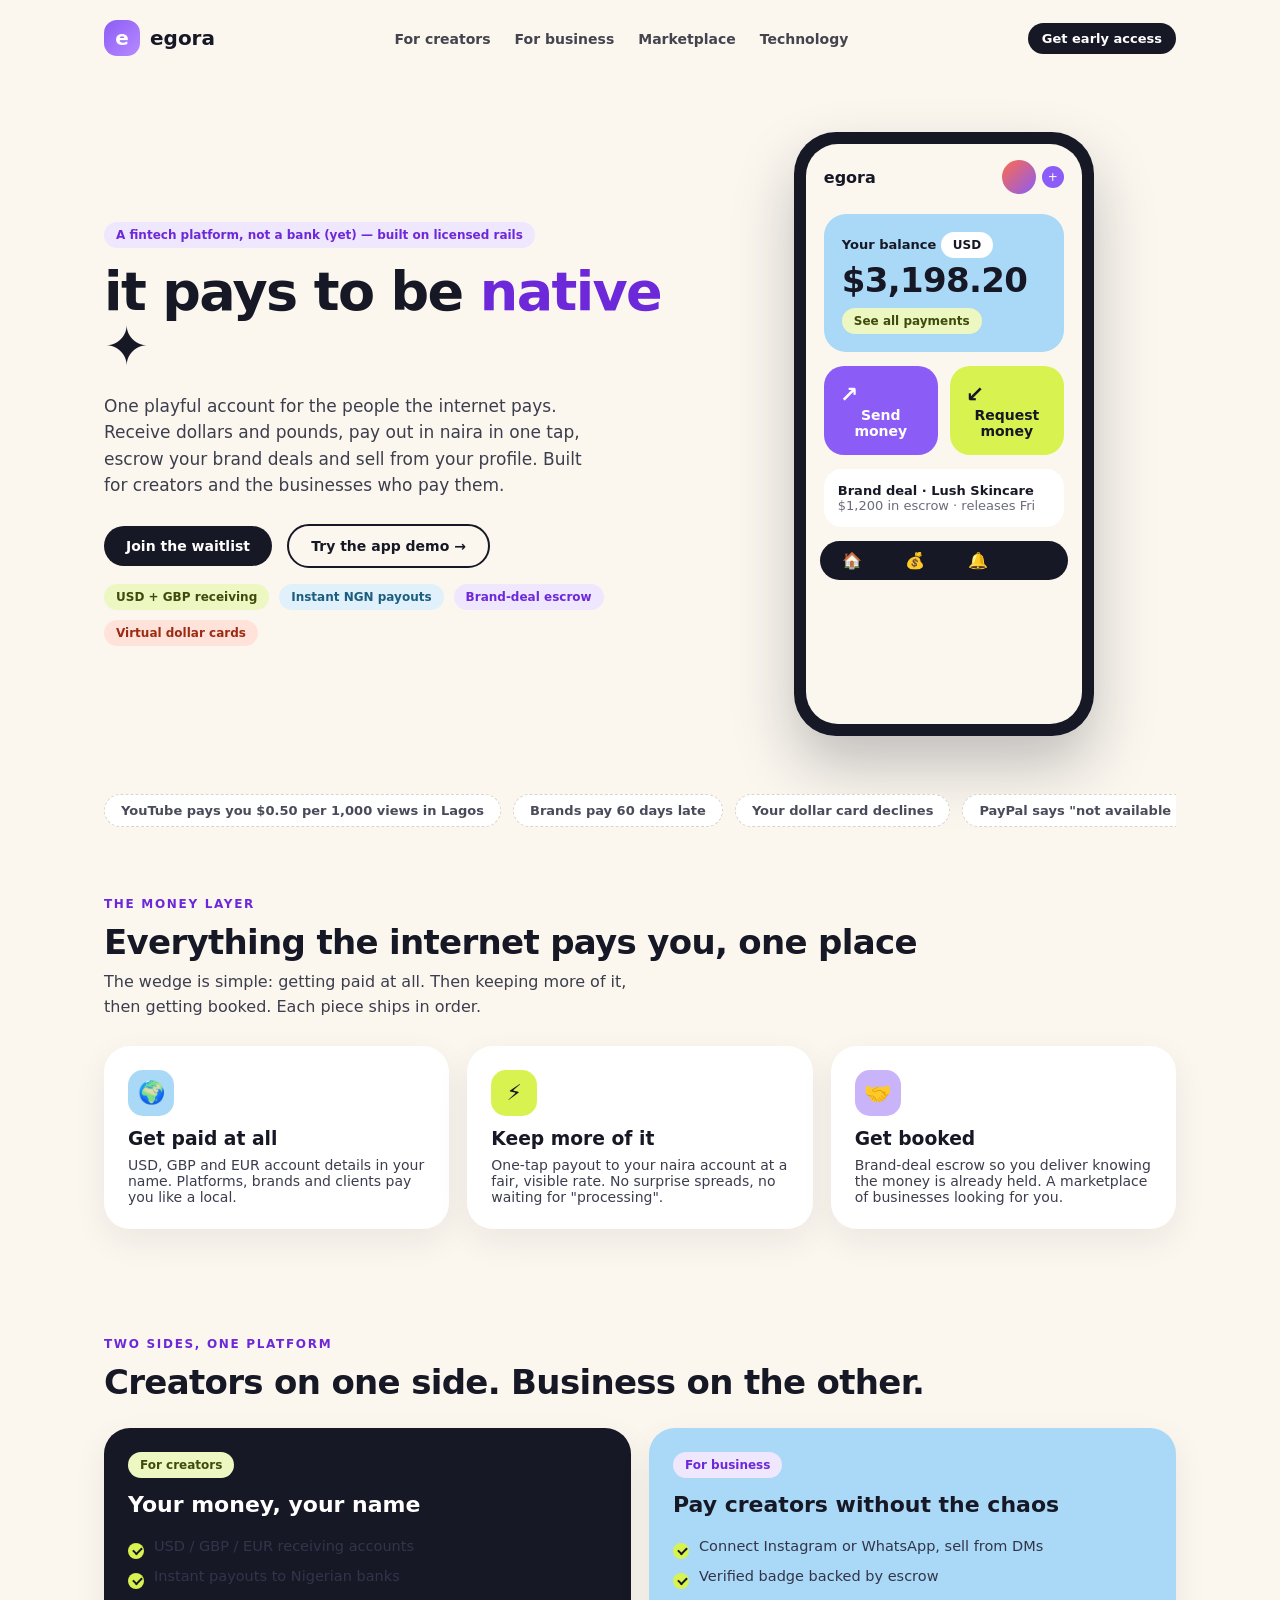
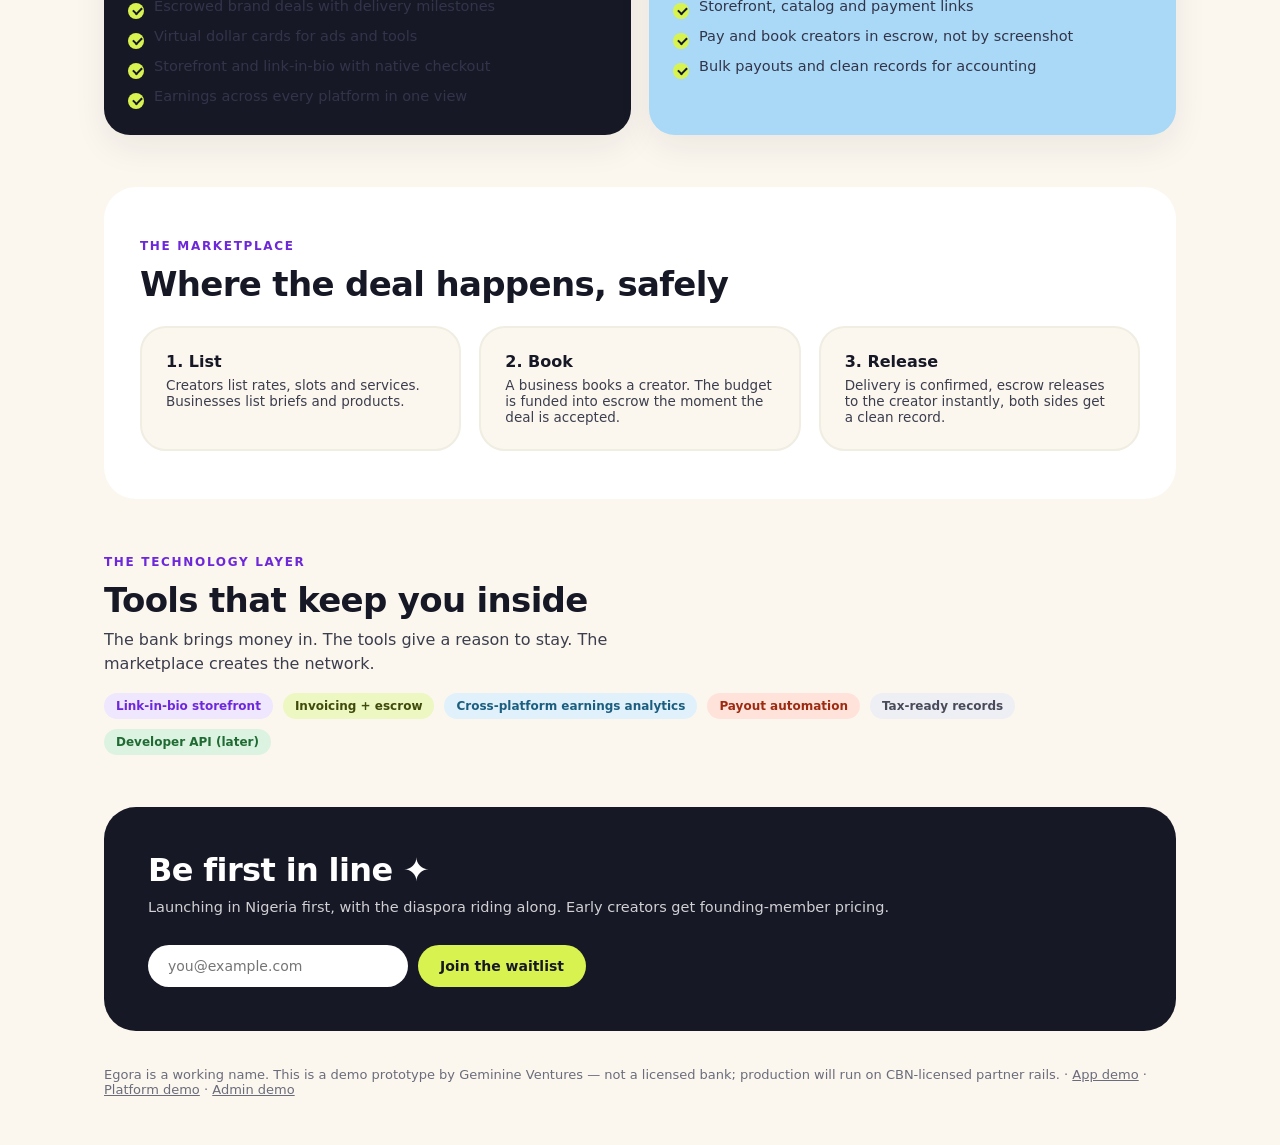
<file: index.html>
<!DOCTYPE html><html lang="en"><head><meta charset="utf-8"><meta name="viewport" content="width=device-width,initial-scale=1"><title>Egora — the bank for digital natives</title><link rel="stylesheet" href="styles.css"></head><body>
<div class="wrap">
<nav class="top"><a class="logo" href="index.html"><span class="mark">e</span>egora</a>
<div class="links"><a href="#creators">For creators</a><a href="#business">For business</a><a href="#marketplace">Marketplace</a><a href="#tech">Technology</a></div>
<a class="btn ink sm" href="#waitlist">Get early access</a></nav>

<section class="hero">
<div>
<span class="chip purple">A fintech platform, not a bank (yet) — built on licensed rails</span>
<h1 class="big" style="margin-top:16px">it pays to be <span style="color:var(--purple-deep)">native</span> ✦</h1>
<p class="sub">One playful account for the people the internet pays. Receive dollars and pounds, pay out in naira in one tap, escrow your brand deals and sell from your profile. Built for creators and the businesses who pay them.</p>
<a class="btn ink" href="#waitlist">Join the waitlist</a> &nbsp; <a class="btn ghost" href="app.html">Try the app demo →</a>
<div class="pillrow"><span class="chip lime">USD + GBP receiving</span><span class="chip sky">Instant NGN payouts</span><span class="chip purple">Brand-deal escrow</span><span class="chip coral">Virtual dollar cards</span></div>
</div>
<div style="display:grid;place-items:center">
<div class="phone"><div class="screen">
<div class="app-head"><b>egora</b><div style="display:flex;gap:6px;align-items:center"><div class="avatar"></div><span style="background:var(--purple);color:#fff;width:22px;height:22px;border-radius:50%;display:grid;place-items:center;font-size:12px">+</span></div></div>
<div class="balance"><div class="lbl">Your balance <span class="chip" style="background:#fff">USD</span></div><div class="amt">$3,198.20</div><span class="chip lime" style="margin-top:8px">See all payments</span></div>
<div class="quick"><button class="tile p"><span class="ar">↗</span>Send money</button><button class="tile l"><span class="ar">↙</span>Request money</button></div>
<div style="margin:14px 18px 0;background:#fff;border-radius:18px;padding:14px;font-size:13px"><b>Brand deal · Lush Skincare</b><br><span style="color:var(--muted)">$1,200 in escrow · releases Fri</span></div>
<div class="tabbar"><span>🏠</span><span>💰</span><span>🔔</span><span>⚙️</span></div>
</div></div>
</div>
</section>

<div class="marquee"><span>YouTube pays you $0.50 per 1,000 views in Lagos</span><span>Brands pay 60 days late</span><span>Your dollar card declines</span><span>PayPal says "not available in your country"</span><span>Screenshots as receipts</span><span>The bank asks for 6 months of statements you don't have</span><span>YouTube pays you $0.50 per 1,000 views in Lagos</span></div>

<section id="creators">
<span class="eyebrow">The money layer</span>
<h2 class="sec">Everything the internet pays you, one place</h2>
<p class="lead">The wedge is simple: getting paid at all. Then keeping more of it, then getting booked. Each piece ships in order.</p>
<div class="grid3" style="margin-top:26px">
<div class="card"><div class="icon" style="background:var(--sky)">🌍</div><h3>Get paid at all</h3><p style="font-size:14px;color:#3c3d4d;margin-top:8px">USD, GBP and EUR account details in your name. Platforms, brands and clients pay you like a local.</p></div>
<div class="card"><div class="icon" style="background:var(--lime)">⚡</div><h3>Keep more of it</h3><p style="font-size:14px;color:#3c3d4d;margin-top:8px">One-tap payout to your naira account at a fair, visible rate. No surprise spreads, no waiting for "processing".</p></div>
<div class="card"><div class="icon" style="background:var(--lav)">🤝</div><h3>Get booked</h3><p style="font-size:14px;color:#3c3d4d;margin-top:8px">Brand-deal escrow so you deliver knowing the money is already held. A marketplace of businesses looking for you.</p></div>
</div>
</section>

<section class="split" id="business">
<span class="eyebrow">Two sides, one platform</span>
<h2 class="sec">Creators on one side. Business on the other.</h2>
<div class="grid2" style="margin-top:26px">
<div class="card" style="background:var(--ink);color:#fff"><span class="chip lime">For creators</span><h3 style="margin-top:14px;font-size:22px">Your money, your name</h3><ul class="tick"><li>USD / GBP / EUR receiving accounts</li><li>Instant payouts to Nigerian banks</li><li>Escrowed brand deals with delivery milestones</li><li>Virtual dollar cards for ads and tools</li><li>Storefront and link-in-bio with native checkout</li><li>Earnings across every platform in one view</li></ul></div>
<div class="card" style="background:var(--sky)"><span class="chip purple">For business</span><h3 style="margin-top:14px;font-size:22px">Pay creators without the chaos</h3><ul class="tick"><li>Connect Instagram or WhatsApp, sell from DMs</li><li>Verified badge backed by escrow</li><li>Storefront, catalog and payment links</li><li>Pay and book creators in escrow, not by screenshot</li><li>Bulk payouts and clean records for accounting</li></ul></div>
</div>
</section>

<section id="marketplace" style="background:#fff;border-radius:32px;padding:48px 36px">
<span class="eyebrow">The marketplace</span><h2 class="sec">Where the deal happens, safely</h2>
<div class="grid3" style="margin-top:22px">
<div class="card" style="background:var(--bg);box-shadow:none;border:2px solid #F0EDE2"><b>1. List</b><p style="font-size:13.5px;color:#3c3d4d;margin-top:6px">Creators list rates, slots and services. Businesses list briefs and products.</p></div>
<div class="card" style="background:var(--bg);box-shadow:none;border:2px solid #F0EDE2"><b>2. Book</b><p style="font-size:13.5px;color:#3c3d4d;margin-top:6px">A business books a creator. The budget is funded into escrow the moment the deal is accepted.</p></div>
<div class="card" style="background:var(--bg);box-shadow:none;border:2px solid #F0EDE2"><b>3. Release</b><p style="font-size:13.5px;color:#3c3d4d;margin-top:6px">Delivery is confirmed, escrow releases to the creator instantly, both sides get a clean record.</p></div>
</div>
</section>

<section id="tech">
<span class="eyebrow">The technology layer</span><h2 class="sec">Tools that keep you inside</h2>
<p class="lead">The bank brings money in. The tools give a reason to stay. The marketplace creates the network.</p>
<div class="pillrow"><span class="chip purple">Link-in-bio storefront</span><span class="chip lime">Invoicing + escrow</span><span class="chip sky">Cross-platform earnings analytics</span><span class="chip coral">Payout automation</span><span class="chip gray">Tax-ready records</span><span class="chip green">Developer API (later)</span></div>
</section>

<section id="waitlist" class="cta">
<div><h2>Be first in line ✦</h2><p style="margin-top:10px;opacity:.8;font-size:14.5px">Launching in Nigeria first, with the diaspora riding along. Early creators get founding-member pricing.</p></div>
<form onsubmit="this.innerHTML='<b style=\'font-size:16px\'>You are on the list ✦ (demo)</b>';return false"><input type="email" placeholder="you@example.com" required><button class="btn lime">Join the waitlist</button></form>
</section>

<footer>Egora is a working name. This is a demo prototype by Geminine Ventures — not a licensed bank; production will run on CBN-licensed partner rails. · <a href="app.html">App demo</a> · <a href="platform.html">Platform demo</a> · <a href="admin.html">Admin demo</a></footer>
</div></body></html>
</file>
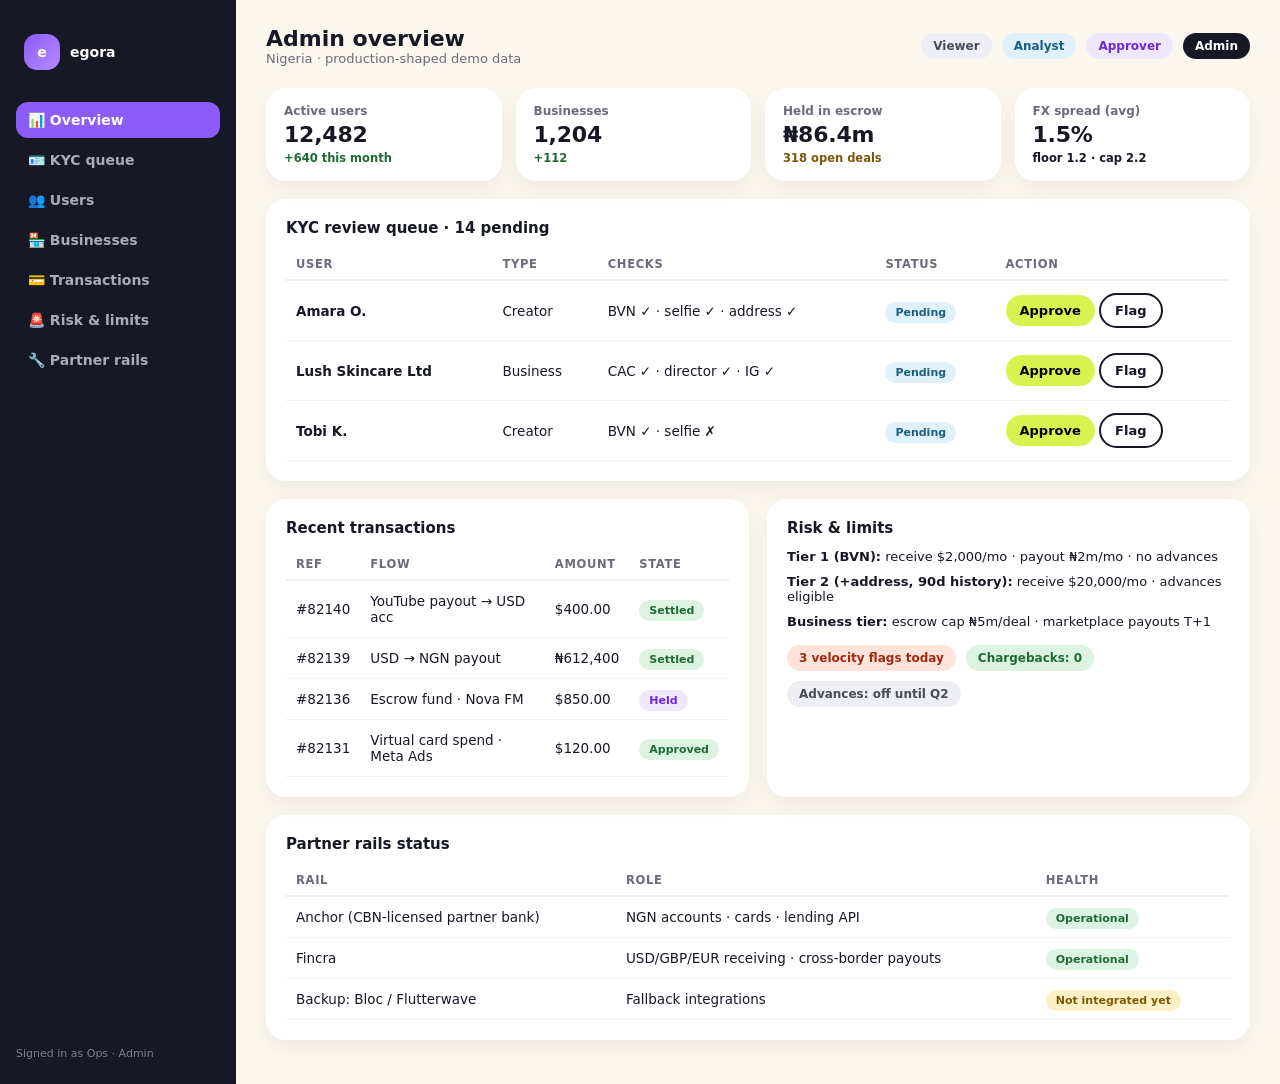
<file: admin.html>
<!DOCTYPE html><html lang="en"><head><meta charset="utf-8"><meta name="viewport" content="width=device-width,initial-scale=1"><title>Egora — admin portal demo</title><link rel="stylesheet" href="styles.css"></head><body>
<div class="shell">
<aside class="side"><a class="logo" href="index.html"><span class="mark">e</span>egora</a>
<a class="on" href="#">📊 Overview</a><a href="#">🪪 KYC queue</a><a href="#">👥 Users</a><a href="#">🏪 Businesses</a><a href="#">💳 Transactions</a><a href="#">🚨 Risk & limits</a><a href="#">🔧 Partner rails</a>
<div style="margin-top:auto;font-size:11px;opacity:.7">Signed in as Ops · Admin</div></aside>
<main class="main">
<div class="topbar"><div><h2 style="font-size:22px;font-weight:800">Admin overview</h2><div style="font-size:13px;color:var(--muted)">Nigeria · production-shaped demo data</div></div>
<div class="pillrow" style="margin:0"><span class="chip gray">Viewer</span><span class="chip sky">Analyst</span><span class="chip purple">Approver</span><span class="chip ink" style="background:var(--ink);color:#fff">Admin</span></div></div>
<div class="stats">
<div class="stat"><div class="l">Active users</div><div class="v">12,482</div><div class="d up">+640 this month</div></div>
<div class="stat"><div class="l">Businesses</div><div class="v">1,204</div><div class="d up">+112</div></div>
<div class="stat"><div class="l">Held in escrow</div><div class="v">₦86.4m</div><div class="d" style="color:#7A5A08">318 open deals</div></div>
<div class="stat"><div class="l">FX spread (avg)</div><div class="v">1.5%</div><div class="d">floor 1.2 · cap 2.2</div></div>
</div>
<div class="panel"><h3>KYC review queue · 14 pending</h3><table class="t"><tr><th>User</th><th>Type</th><th>Checks</th><th>Status</th><th>Action</th></tr>
<tr><td><b>Amara O.</b></td><td>Creator</td><td>BVN ✓ · selfie ✓ · address ✓</td><td><span class="pill b" data-s="pending">Pending</span></td><td><button class="btn sm" style="background:var(--lime)" onclick="dec(this,'Approved')">Approve</button> <button class="btn sm ghost" onclick="dec(this,'Flagged')">Flag</button></td></tr>
<tr><td><b>Lush Skincare Ltd</b></td><td>Business</td><td>CAC ✓ · director ✓ · IG ✓</td><td><span class="pill b" data-s="pending">Pending</span></td><td><button class="btn sm" style="background:var(--lime)" onclick="dec(this,'Approved')">Approve</button> <button class="btn sm ghost" onclick="dec(this,'Flagged')">Flag</button></td></tr>
<tr><td><b>Tobi K.</b></td><td>Creator</td><td>BVN ✓ · selfie ✗</td><td><span class="pill b" data-s="pending">Pending</span></td><td><button class="btn sm" style="background:var(--lime)" onclick="dec(this,'Approved')">Approve</button> <button class="btn sm ghost" onclick="dec(this,'Flagged')">Flag</button></td></tr></table></div>
<div class="grid2">
<div class="panel"><h3>Recent transactions</h3><table class="t"><tr><th>Ref</th><th>Flow</th><th>Amount</th><th>State</th></tr>
<tr><td>#82140</td><td>YouTube payout → USD acc</td><td>$400.00</td><td><span class="pill g">Settled</span></td></tr>
<tr><td>#82139</td><td>USD → NGN payout</td><td>₦612,400</td><td><span class="pill g">Settled</span></td></tr>
<tr><td>#82136</td><td>Escrow fund · Nova FM</td><td>$850.00</td><td><span class="pill p">Held</span></td></tr>
<tr><td>#82131</td><td>Virtual card spend · Meta Ads</td><td>$120.00</td><td><span class="pill g">Approved</span></td></tr></table></div>
<div class="panel"><h3>Risk & limits</h3>
<div style="font-size:13px;margin-bottom:10px"><b>Tier 1 (BVN):</b> receive $2,000/mo · payout ₦2m/mo · no advances</div>
<div style="font-size:13px;margin-bottom:10px"><b>Tier 2 (+address, 90d history):</b> receive $20,000/mo · advances eligible</div>
<div style="font-size:13px"><b>Business tier:</b> escrow cap ₦5m/deal · marketplace payouts T+1</div>
<div class="pillrow"><span class="chip coral">3 velocity flags today</span><span class="chip green">Chargebacks: 0</span><span class="chip gray">Advances: off until Q2</span></div></div>
</div>
<div class="panel"><h3>Partner rails status</h3><table class="t"><tr><th>Rail</th><th>Role</th><th>Health</th></tr>
<tr><td>Anchor (CBN-licensed partner bank)</td><td>NGN accounts · cards · lending API</td><td><span class="pill g">Operational</span></td></tr>
<tr><td>Fincra</td><td>USD/GBP/EUR receiving · cross-border payouts</td><td><span class="pill g">Operational</span></td></tr>
<tr><td>Backup: Bloc / Flutterwave</td><td>Fallback integrations</td><td><span class="pill y">Not integrated yet</span></td></tr></table></div>
</main></div>
<script>function dec(btn,word){const p=btn.closest('tr').querySelector('[data-s]');p.textContent=word;p.className='pill '+(word==='Approved'?'g':'y');btn.parentElement.innerHTML='<span style="font-size:12px;color:var(--muted)">Action logged (demo)</span>';}</script>
</body></html>
</file>
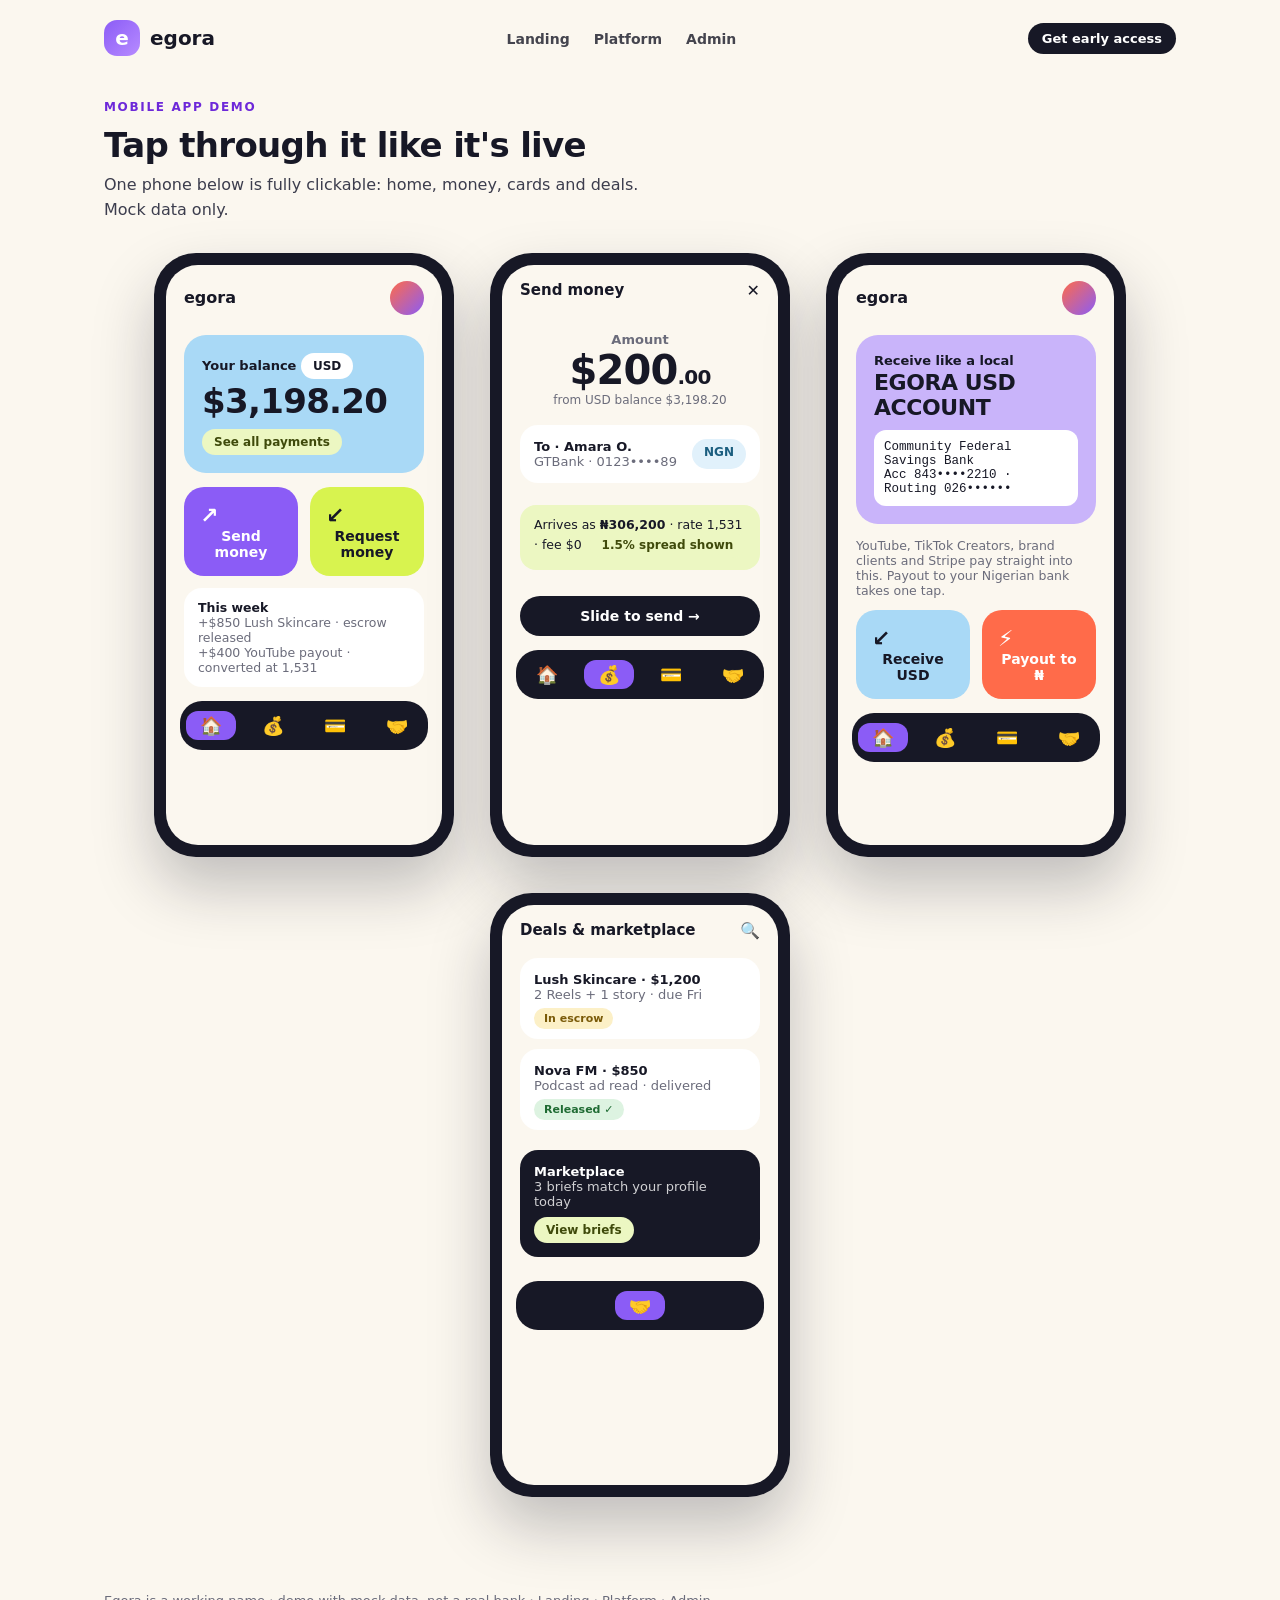
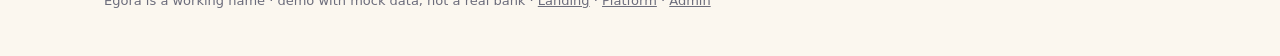
<file: app.html>
<!DOCTYPE html><html lang="en"><head><meta charset="utf-8"><meta name="viewport" content="width=device-width,initial-scale=1"><title>Egora — app demo</title><link rel="stylesheet" href="styles.css"></head><body>
<div class="wrap">
<nav class="top"><a class="logo" href="index.html"><span class="mark">e</span>egora</a><div class="links"><a href="index.html">Landing</a><a href="platform.html">Platform</a><a href="admin.html">Admin</a></div><a class="btn ink sm" href="#waitlist">Get early access</a></nav>
<section style="padding:20px 0 10px"><span class="eyebrow">Mobile app demo</span><h2 class="sec">Tap through it like it's live</h2><p class="lead">One phone below is fully clickable: home, money, cards and deals. Mock data only.</p></section>
<div style="display:flex;gap:36px;justify-content:center;flex-wrap:wrap;padding:20px 0 60px">
<div class="phone"><div class="screen">
<div class="app-head"><b>egora</b><div class="avatar"></div></div>
<div class="balance"><div class="lbl">Your balance <span class="chip" style="background:#fff">USD</span></div><div class="amt">$3,198.20</div><span class="chip lime" style="margin-top:8px">See all payments</span></div>
<div class="quick"><button class="tile p" onclick="go('money')"><span class="ar">↗</span>Send money</button><button class="tile l" onclick="go('money')"><span class="ar">↙</span>Request money</button></div>
<div style="margin:12px 18px 0;background:#fff;border-radius:18px;padding:12px 14px;font-size:12.5px"><b>This week</b><br><span style="color:var(--muted)">+$850 Lush Skincare · escrow released<br>+$400 YouTube payout · converted at 1,531</span></div>
<div class="tabbar"><button class="on" onclick="go('home',this)">🏠</button><button onclick="go('money',this)">💰</button><button onclick="go('cards',this)">💳</button><button onclick="go('deals',this)">🤝</button></div>
</div></div>

<div class="phone"><div class="screen">
<div class="app-head"><b style="font-size:15px">Send money</b><span onclick="go('home')" style="cursor:pointer">✕</span></div>
<div style="text-align:center;padding:26px 18px 8px"><div style="font-size:13px;font-weight:700;color:var(--muted)">Amount</div><div style="font-size:40px;font-weight:800;letter-spacing:-.02em">$200<span style="font-size:20px">.00</span></div><div style="font-size:12px;color:var(--muted)">from USD balance $3,198.20</div></div>
<div style="margin:10px 18px;background:#fff;border-radius:18px;padding:14px;font-size:13px;display:flex;justify-content:space-between"><div><b>To · Amara O.</b><br><span style="color:var(--muted)">GTBank · 0123••••89</span></div><span class="chip sky">NGN</span></div>
<div style="margin:12px 18px;background:#ECF7C2;border-radius:16px;padding:12px 14px;font-size:12.5px">Arrives as <b>₦306,200</b> · rate 1,531 · fee $0 <span class="chip lime" style="margin-left:4px">1.5% spread shown</span></div>
<button class="btn ink" style="width:calc(100% - 36px);margin:14px 18px 0" onclick="this.textContent='Sent ✓ ₦306,200 arriving'">Slide to send →</button>
<div class="tabbar"><button onclick="go('home')">🏠</button><button class="on">💰</button><button onclick="go('cards')">💳</button><button onclick="go('deals')">🤝</button></div>
</div></div>

<div class="phone"><div class="screen">
<div class="app-head"><b>egora</b><div class="avatar"></div></div>
<div class="balance" style="background:var(--lav)"><div class="lbl">Receive like a local</div><div class="amt" style="font-size:22px">EGORA USD ACCOUNT</div><div style="font-size:12.5px;background:#fff;border-radius:12px;padding:10px;margin-top:10px;font-family:ui-monospace,monospace">Community Federal Savings Bank<br>Acc 843••••2210 · Routing 026••••••</div></div>
<div style="margin:0 18px;font-size:12.5px;color:var(--muted)">YouTube, TikTok Creators, brand clients and Stripe pay straight into this. Payout to your Nigerian bank takes one tap.</div>
<div class="quick" style="margin-top:12px"><button class="tile s"><span class="ar">↙</span>Receive USD</button><button class="tile c"><span class="ar">⚡</span>Payout to ₦</button></div>
<div class="tabbar"><button class="on">🏠</button><button onclick="go('money')">💰</button><button onclick="go('cards')">💳</button><button onclick="go('deals')">🤝</button></div>
</div></div>

<div class="phone"><div class="screen">
<div class="app-head"><b style="font-size:15px">Deals & marketplace</b><span>🔍</span></div>
<div style="margin:12px 18px 0;background:#fff;border-radius:18px;padding:14px;font-size:13px"><b>Lush Skincare · $1,200</b><br><span style="color:var(--muted)">2 Reels + 1 story · due Fri</span><div style="margin-top:8px"><span class="pill y">In escrow</span></div></div>
<div style="margin:10px 18px;background:#fff;border-radius:18px;padding:14px;font-size:13px"><b>Nova FM · $850</b><br><span style="color:var(--muted)">Podcast ad read · delivered</span><div style="margin-top:8px"><span class="pill g">Released ✓</span></div></div>
<div style="margin:10px 18px;background:var(--ink);color:#fff;border-radius:18px;padding:14px;font-size:13px"><b>Marketplace</b><br><span style="opacity:.8">3 briefs match your profile today</span><div style="margin-top:8px"><span class="chip lime">View briefs</span></div></div>
<div class="tabbar"><button class="on" onclick="go('deals')">🤝</button></div>
</div></div>
</div>
<footer>Egora is a working name · demo with mock data, not a real bank · <a href="index.html">Landing</a> · <a href="platform.html">Platform</a> · <a href="admin.html">Admin</a></footer>
</div>
<script>
function go(id,btn){document.querySelectorAll('.phone')[0].querySelectorAll('.tabbar button').forEach(b=>b.classList.remove('on'));if(btn)btn.classList.add('on');}
</script>
</body></html>
</file>
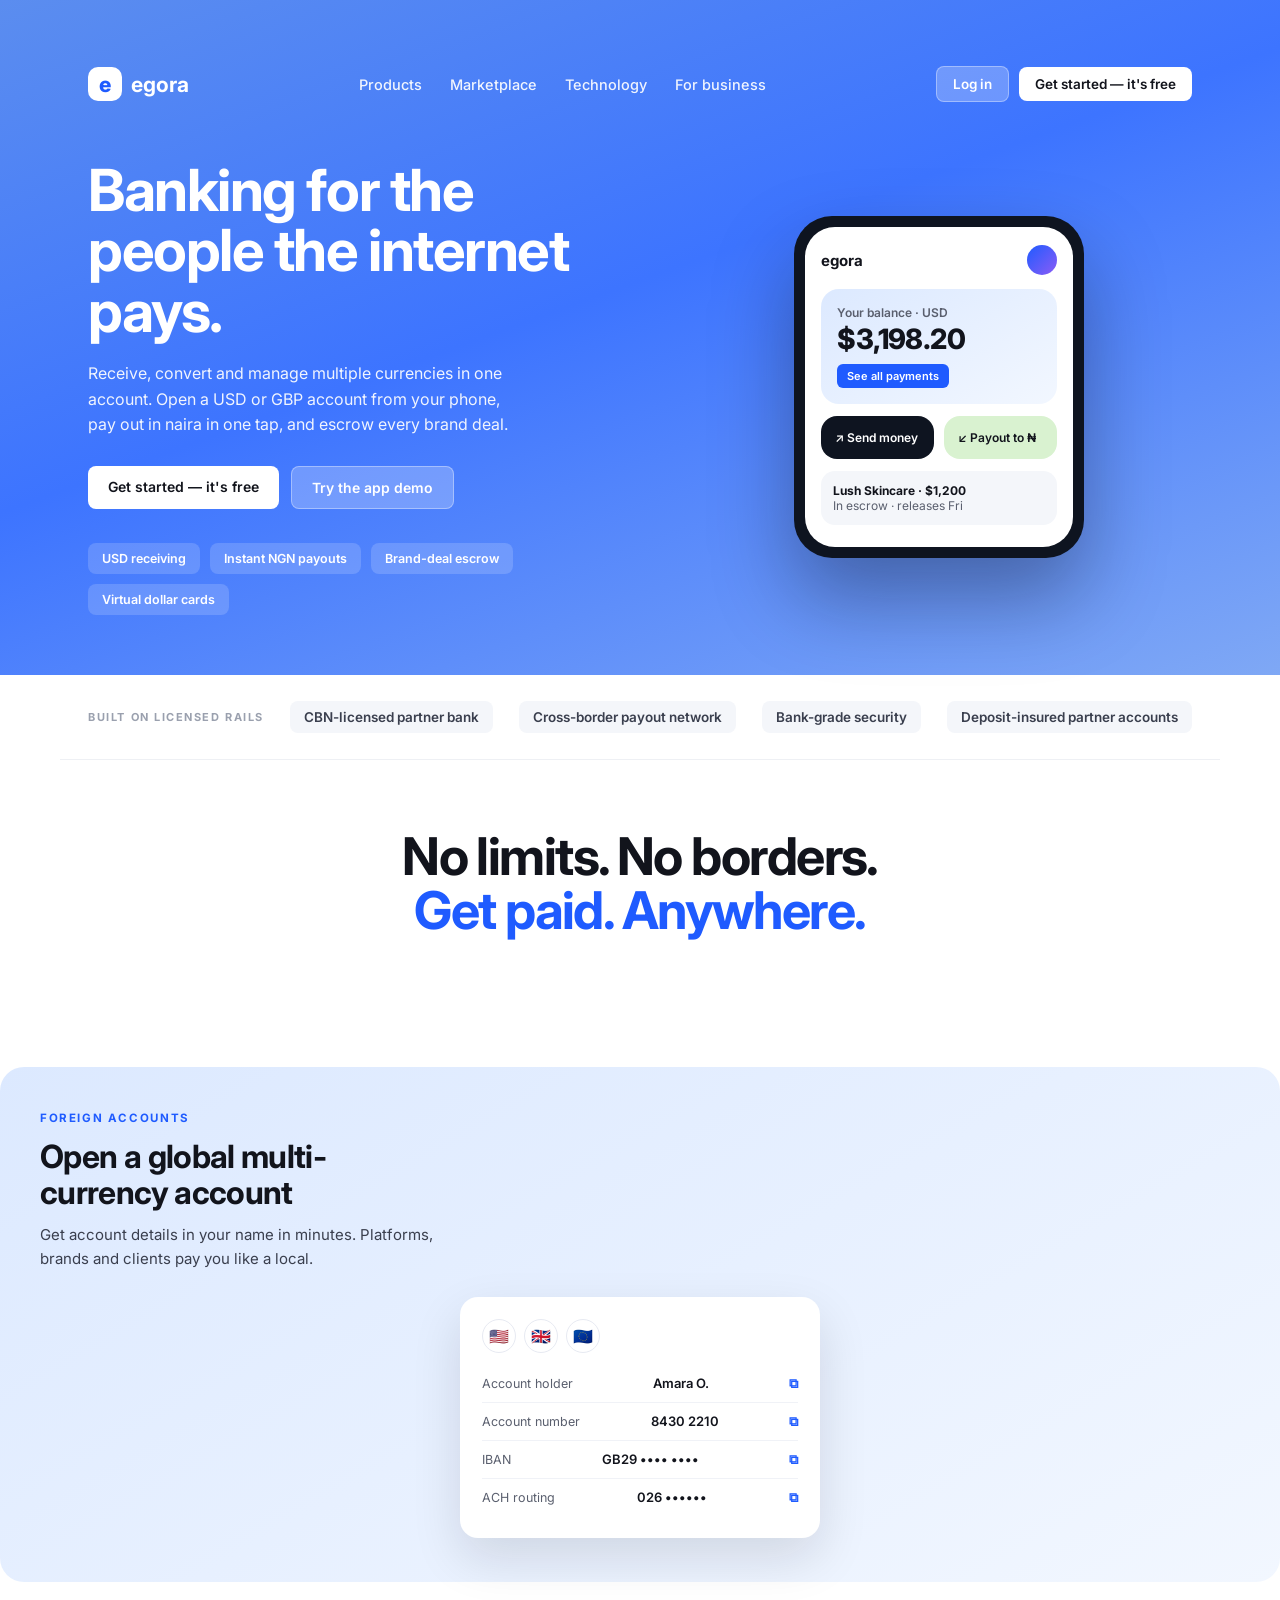
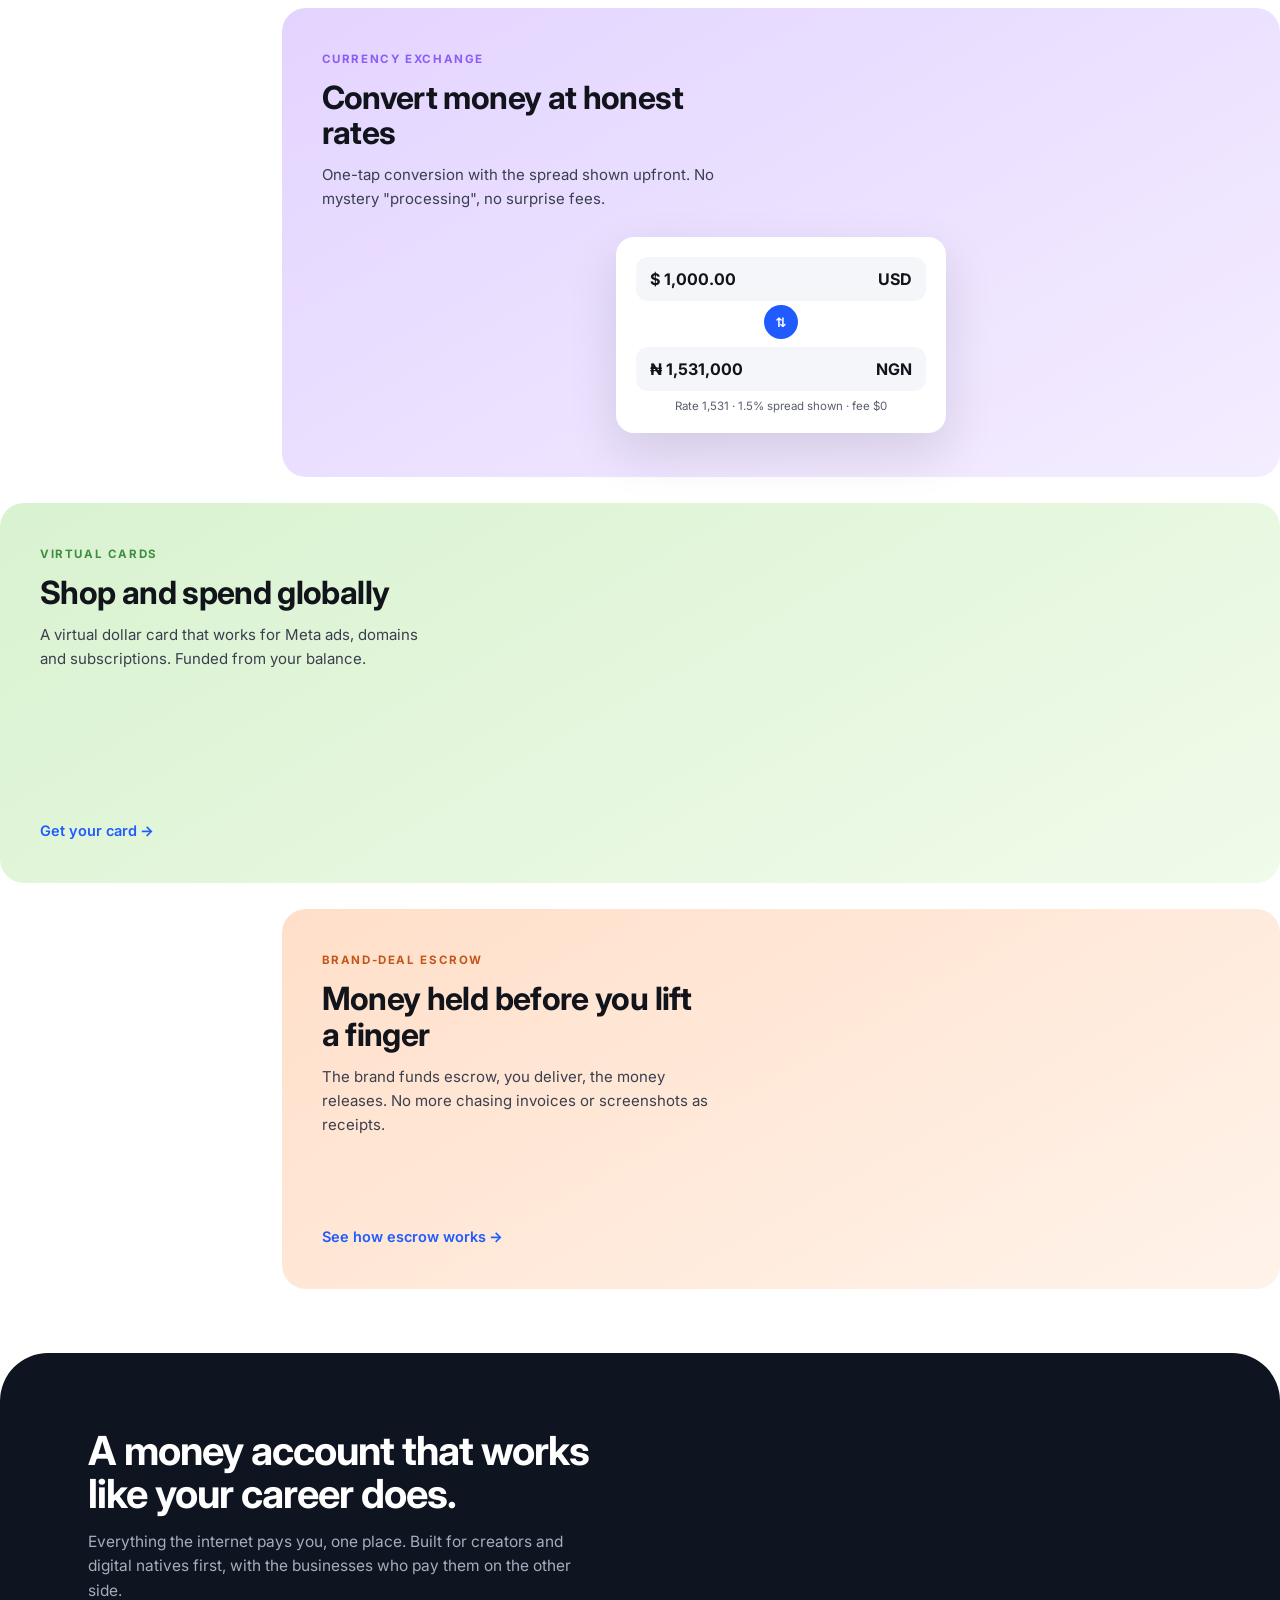
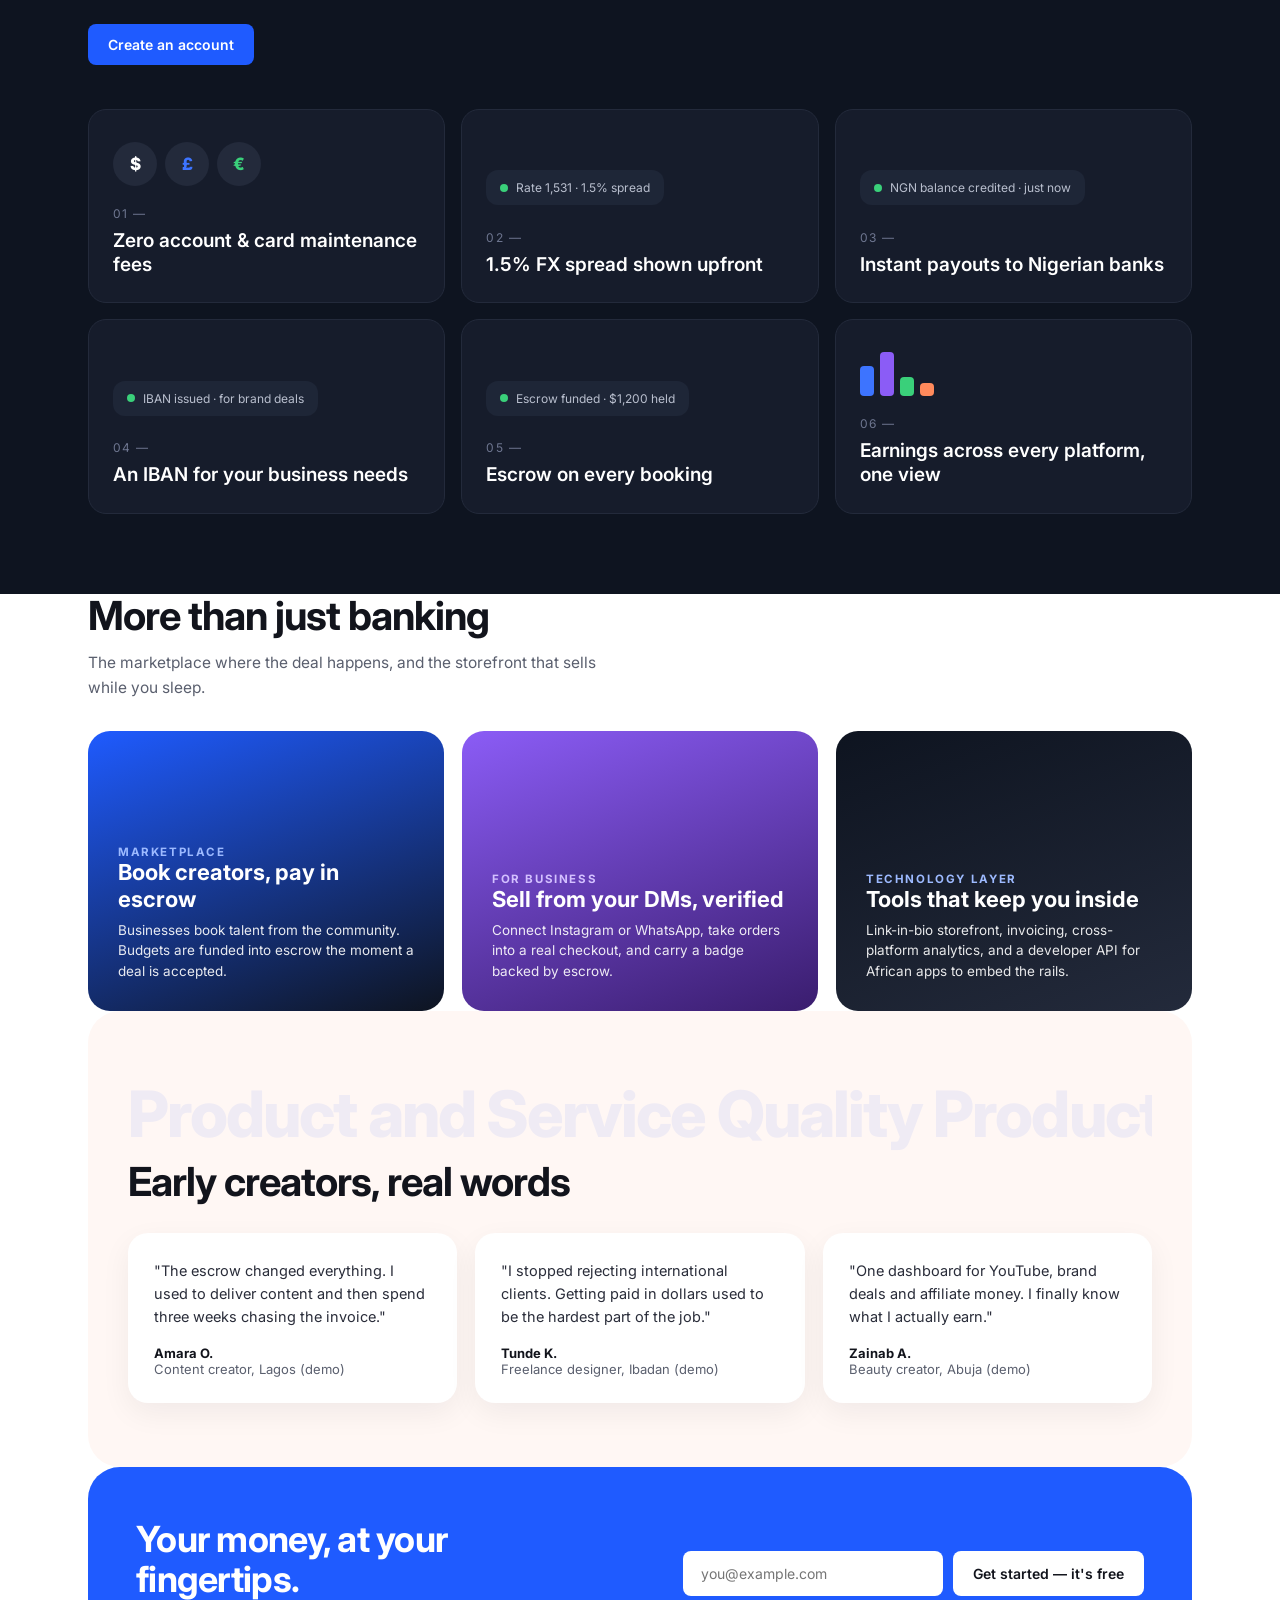
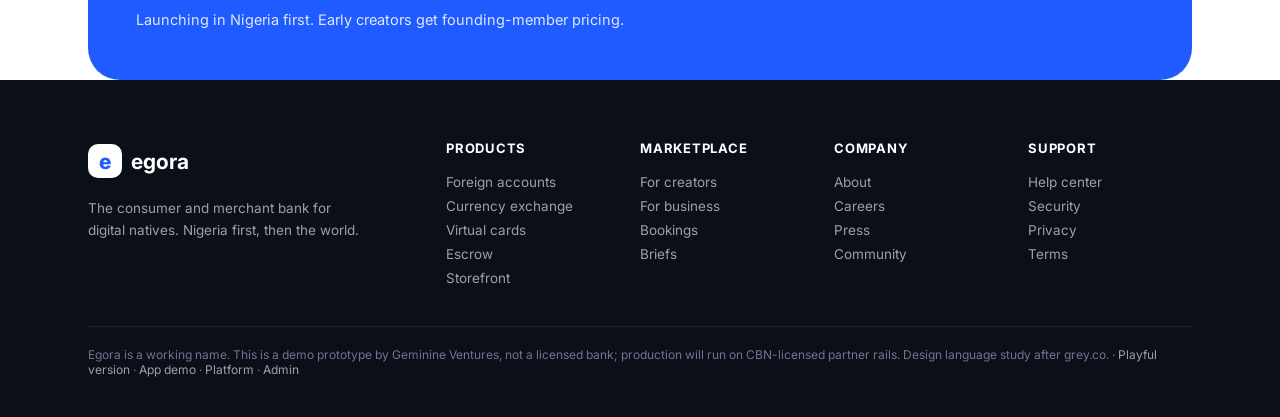
<file: index-grey.html>
<!DOCTYPE html><html lang="en"><head><meta charset="utf-8"><meta name="viewport" content="width=device-width,initial-scale=1"><title>Egora — banking for the people the internet pays</title>
<link rel="preconnect" href="https://fonts.googleapis.com"><link href="https://fonts.googleapis.com/css2?family=Inter:wght@400;500;600;700;800&display=swap" rel="stylesheet">
<link rel="stylesheet" href="grey.css"></head><body>

<header class="hero">
<div class="wrap">
<nav class="top" style="grid-column:1/3"><a class="logo" href="index-grey.html"><span class="mark">e</span>egora</a>
<div class="links"><a href="#products">Products</a><a href="#marketplace">Marketplace</a><a href="#tech">Technology</a><a href="#business">For business</a></div>
<div style="display:flex;gap:10px;align-items:center"><a class="btn ghost-w sm" href="#">Log in</a><a class="btn white sm" href="#waitlist">Get started — it's free</a></div></nav>
<div><h1 class="big">Banking for the people the internet pays.</h1>
<p class="sub">Receive, convert and manage multiple currencies in one account. Open a USD or GBP account from your phone, pay out in naira in one tap, and escrow every brand deal.</p>
<div style="display:flex;gap:12px;flex-wrap:wrap"><a class="btn white" href="#waitlist">Get started — it's free</a><a class="btn ghost-w" href="app.html">Try the app demo</a></div>
<div style="margin-top:34px;display:flex;gap:10px;flex-wrap:wrap"><span style="background:rgba(255,255,255,.16);border-radius:8px;padding:8px 14px;font-size:12.5px;font-weight:600">USD receiving</span><span style="background:rgba(255,255,255,.16);border-radius:8px;padding:8px 14px;font-size:12.5px;font-weight:600">Instant NGN payouts</span><span style="background:rgba(255,255,255,.16);border-radius:8px;padding:8px 14px;font-size:12.5px;font-weight:600">Brand-deal escrow</span><span style="background:rgba(255,255,255,.16);border-radius:8px;padding:8px 14px;font-size:12.5px;font-weight:600">Virtual dollar cards</span></div></div>
<div style="display:grid;place-items:center;padding-bottom:0">
<div style="width:290px;background:#0E1420;border-radius:38px;padding:11px;box-shadow:0 40px 80px rgba(8,12,24,.35)">
<div style="background:#fff;border-radius:30px;overflow:hidden;padding:18px 16px 22px;color:#12141C">
<div style="display:flex;justify-content:space-between;align-items:center;margin-bottom:14px"><b style="font-size:15px">egora</b><div style="width:30px;height:30px;border-radius:50%;background:linear-gradient(135deg,#1F5BFF,#8B5CF6)"></div></div>
<div style="background:linear-gradient(150deg,#DCE9FF,#F2F7FF);border-radius:18px;padding:16px"><div style="font-size:12px;font-weight:600;color:#5A5F6E">Your balance · USD</div><div style="font-size:28px;font-weight:800;letter-spacing:-.02em;margin-top:2px">$3,198.20</div><span style="display:inline-block;margin-top:8px;background:#1F5BFF;color:#fff;border-radius:6px;padding:5px 10px;font-size:11px;font-weight:600">See all payments</span></div>
<div style="display:grid;grid-template-columns:1fr 1fr;gap:10px;margin-top:12px"><div style="background:#0E1420;color:#fff;border-radius:16px;padding:14px;font-size:12px;font-weight:600;white-space:nowrap">↗ Send money</div><div style="background:#D9F2D0;border-radius:16px;padding:14px;font-size:12px;font-weight:600;white-space:nowrap">↙ Payout to ₦</div></div>
<div style="background:#F4F6FA;border-radius:14px;padding:12px;margin-top:12px;font-size:12px"><b>Lush Skincare · $1,200</b><div style="color:#5A5F6E">In escrow · releases Fri</div></div>
</div></div></div>
</div></header>

<div class="strip wrap"><span class="t">BUILT ON LICENSED RAILS</span><span class="c">CBN-licensed partner bank</span><span class="c">Cross-border payout network</span><span class="c">Bank-grade security</span><span class="c">Deposit-insured partner accounts</span></div>

<section class="center" style="padding-top:70px"><h2 class="bigmid">No limits. No borders.<br><span class="accent">Get paid. Anywhere.</span></h2></section>

<section id="products">
<div class="fcard g-blue"><div><div class="eyebrow blue">Foreign accounts</div><h3>Open a global multi-currency account</h3><p>Get account details in your name in minutes. Platforms, brands and clients pay you like a local.</p></div>
<div class="ebbox"><div class="flags"><span>🇺🇸</span><span>🇬🇧</span><span>🇪🇺</span></div><div class="frow"><span class="k">Account holder</span><span class="v">Amara O.</span><span class="copy">⧉</span></div><div class="frow"><span class="k">Account number</span><span class="v">8430 2210</span><span class="copy">⧉</span></div><div class="frow"><span class="k">IBAN</span><span class="v">GB29 •••• ••••</span><span class="copy">⧉</span></div><div class="frow"><span class="k">ACH routing</span><span class="v">026 ••••••</span><span class="copy">⧉</span></div></div></div>

<div class="fcard g-purple" style="margin:26px 0 0 22%"><div><div class="eyebrow purple">Currency exchange</div><h3>Convert money at honest rates</h3><p>One-tap conversion with the spread shown upfront. No mystery "processing", no surprise fees.</p></div>
<div class="mini-conv"><div class="amtr"><span>$ 1,000.00</span><span>USD</span></div><div class="swap">⇅</div><div class="amtr"><span>₦ 1,531,000</span><span>NGN</span></div><div style="font-size:11.5px;color:#5A5F6E;text-align:center">Rate 1,531 · 1.5% spread shown · fee $0</div></div></div>

<div class="fcard g-mint" style="margin-top:26px"><div><div class="eyebrow green">Virtual cards</div><h3>Shop and spend globally</h3><p>A virtual dollar card that works for Meta ads, domains and subscriptions. Funded from your balance.</p></div><a class="link" href="#waitlist">Get your card</a></div>

<div class="fcard g-peach" style="margin:26px 0 0 22%"><div><div class="eyebrow orange">Brand-deal escrow</div><h3>Money held before you lift a finger</h3><p>The brand funds escrow, you deliver, the money releases. No more chasing invoices or screenshots as receipts.</p></div><a class="link" href="#waitlist">See how escrow works</a></div>
</section>

<section class="dark" id="tech">
<div class="wrap"><h2 class="sec">A money account that works like your career does.</h2><p class="lead">Everything the internet pays you, one place. Built for creators and digital natives first, with the businesses who pay them on the other side.</p><a class="btn blue" href="#waitlist" style="margin-top:20px">Create an account</a>
<div class="darkgrid">
<div class="dcard"><div class="motif"><div class="coin" style="background:#232A3B;color:#fff">$</div><div class="coin" style="background:#232A3B;color:#3D74FF">£</div><div class="coin" style="background:#232A3B;color:#3AD07A">€</div></div><div class="num">01 —</div><h4>Zero account & card maintenance fees</h4></div>
<div class="dcard"><div class="motif"><div class="notif"><span class="dot"></span>Rate 1,531 · 1.5% spread</div></div><div class="num">02 —</div><h4>1.5% FX spread shown upfront</h4></div>
<div class="dcard"><div class="motif"><div class="notif"><span class="dot"></span>NGN balance credited · just now</div></div><div class="num">03 —</div><h4>Instant payouts to Nigerian banks</h4></div>
<div class="dcard"><div class="motif"><div class="notif"><span class="dot"></span>IBAN issued · for brand deals</div></div><div class="num">04 —</div><h4>An IBAN for your business needs</h4></div>
<div class="dcard"><div class="motif"><div class="notif"><span class="dot"></span>Escrow funded · $1,200 held</div></div><div class="num">05 —</div><h4>Escrow on every booking</h4></div>
<div class="dcard"><div class="motif"><div style="display:flex;align-items:flex-end;gap:6px;height:44px"><div style="width:14px;height:70%;background:#3D74FF;border-radius:4px"></div><div style="width:14px;height:100%;background:#8B5CF6;border-radius:4px"></div><div style="width:14px;height:45%;background:#3AD07A;border-radius:4px"></div><div style="width:14px;height:30%;background:#FF8A5C;border-radius:4px"></div></div></div><div class="num">06 —</div><h4>Earnings across every platform, one view</h4></div>
</div></div></section>

<section id="marketplace" class="wrap">
<h2 class="sec">More than just banking</h2><p class="lead">The marketplace where the deal happens, and the storefront that sells while you sleep.</p>
<div class="mcards">
<div class="mcard" style="background:linear-gradient(160deg,#1F5BFF,#0E1420)"><div><div class="eyebrow" style="color:#9DBAFF">Marketplace</div><h4>Book creators, pay in escrow</h4><p>Businesses book talent from the community. Budgets are funded into escrow the moment a deal is accepted.</p></div></div>
<div class="mcard" id="business" style="background:linear-gradient(160deg,#8B5CF6,#3A1D6E)"><div><div class="eyebrow" style="color:#D3C0FF">For business</div><h4>Sell from your DMs, verified</h4><p>Connect Instagram or WhatsApp, take orders into a real checkout, and carry a badge backed by escrow.</p></div></div>
<div class="mcard" style="background:linear-gradient(160deg,#0E1420,#232A3B)"><div><div class="eyebrow" style="color:#9DBAFF">Technology layer</div><h4>Tools that keep you inside</h4><p>Link-in-bio storefront, invoicing, cross-platform analytics, and a developer API for African apps to embed the rails.</p></div></div>
</div></section>

<section class="wrap"><div class="tsec"><div class="watermark">Product and Service Quality Product and Service Quality</div>
<h2 class="sec" style="margin-top:8px">Early creators, real words</h2>
<div class="quotes">
<div class="q"><p>"The escrow changed everything. I used to deliver content and then spend three weeks chasing the invoice."</p><div class="who"><b>Amara O.</b><span>Content creator, Lagos (demo)</span></div></div>
<div class="q"><p>"I stopped rejecting international clients. Getting paid in dollars used to be the hardest part of the job."</p><div class="who"><b>Tunde K.</b><span>Freelance designer, Ibadan (demo)</span></div></div>
<div class="q"><p>"One dashboard for YouTube, brand deals and affiliate money. I finally know what I actually earn."</p><div class="who"><b>Zainab A.</b><span>Beauty creator, Abuja (demo)</span></div></div>
</div></div></section>

<section class="wrap" id="waitlist"><div class="cta"><div><h2>Your money, at your fingertips.</h2><p style="margin-top:12px;opacity:.85;font-size:14.5px">Launching in Nigeria first. Early creators get founding-member pricing.</p></div>
<form onsubmit="this.innerHTML='<b>You are on the list (demo)</b>';return false"><input type="email" placeholder="you@example.com" required><button class="btn white">Get started — it's free</button></form></div></section>

<footer><div class="wrap"><div class="cols">
<div><a class="logo" href="index-grey.html" style="margin-bottom:16px"><span class="mark">e</span>egora</a><p style="max-width:280px;line-height:1.6">The consumer and merchant bank for digital natives. Nigeria first, then the world.</p></div>
<div><h5>Products</h5><a href="#">Foreign accounts</a><a href="#">Currency exchange</a><a href="#">Virtual cards</a><a href="#">Escrow</a><a href="#">Storefront</a></div>
<div><h5>Marketplace</h5><a href="#">For creators</a><a href="#">For business</a><a href="#">Bookings</a><a href="#">Briefs</a></div>
<div><h5>Company</h5><a href="#">About</a><a href="#">Careers</a><a href="#">Press</a><a href="#">Community</a></div>
<div><h5>Support</h5><a href="#">Help center</a><a href="#">Security</a><a href="#">Privacy</a><a href="#">Terms</a></div>
</div>
<div class="note">Egora is a working name. This is a demo prototype by Geminine Ventures, not a licensed bank; production will run on CBN-licensed partner rails. Design language study after grey.co. · <a href="index.html" style="display:inline;padding:0">Playful version</a> · <a href="app.html" style="display:inline;padding:0">App demo</a> · <a href="platform.html" style="display:inline;padding:0">Platform</a> · <a href="admin.html" style="display:inline;padding:0">Admin</a></div>
</div></footer></body></html>
</file>
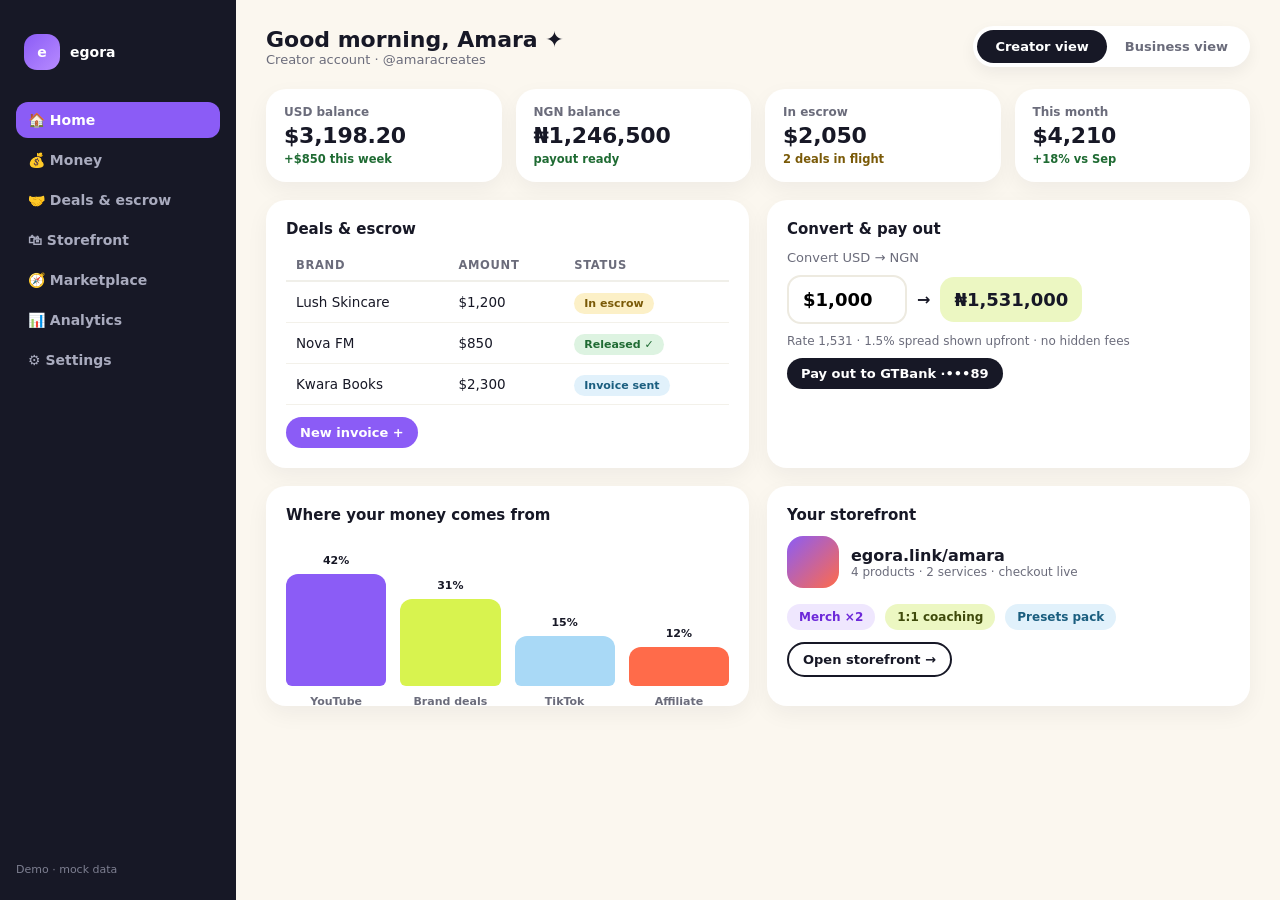
<file: platform.html>
<!DOCTYPE html><html lang="en"><head><meta charset="utf-8"><meta name="viewport" content="width=device-width,initial-scale=1"><title>Egora — platform demo</title><link rel="stylesheet" href="styles.css"></head><body>
<div class="shell">
<aside class="side"><a class="logo" href="index.html"><span class="mark">e</span>egora</a>
<a class="on" href="#">🏠 Home</a><a href="#">💰 Money</a><a href="#">🤝 Deals & escrow</a><a href="#">🛍 Storefront</a><a href="#">🧭 Marketplace</a><a href="#">📊 Analytics</a><a href="#">⚙️ Settings</a>
<div style="margin-top:auto;font-size:11px;opacity:.7">Demo · mock data</div></aside>
<main class="main">
<div class="topbar">
<div><h2 style="font-size:22px;font-weight:800">Good morning, Amara ✦</h2><div style="font-size:13px;color:var(--muted)">Creator account · @amaracreates</div></div>
<div class="switch" id="sw"><button class="on" onclick="view('c',this)">Creator view</button><button onclick="view('b',this)">Business view</button></div>
</div>

<div id="creator">
<div class="stats">
<div class="stat"><div class="l">USD balance</div><div class="v">$3,198.20</div><div class="d up">+$850 this week</div></div>
<div class="stat"><div class="l">NGN balance</div><div class="v">₦1,246,500</div><div class="d up">payout ready</div></div>
<div class="stat"><div class="l">In escrow</div><div class="v">$2,050</div><div class="d" style="color:#7A5A08">2 deals in flight</div></div>
<div class="stat"><div class="l">This month</div><div class="v">$4,210</div><div class="d up">+18% vs Sep</div></div>
</div>
<div class="grid2">
<div class="panel"><h3>Deals & escrow</h3><table class="t"><tr><th>Brand</th><th>Amount</th><th>Status</th></tr>
<tr><td>Lush Skincare</td><td>$1,200</td><td><span class="pill y">In escrow</span></td></tr>
<tr><td>Nova FM</td><td>$850</td><td><span class="pill g">Released ✓</span></td></tr>
<tr><td>Kwara Books</td><td>$2,300</td><td><span class="pill b">Invoice sent</span></td></tr></table>
<button class="btn purple sm" style="margin-top:12px">New invoice +</button></div>
<div class="panel"><h3>Convert & pay out</h3>
<div style="font-size:13px;color:var(--muted);margin-bottom:10px">Convert USD → NGN</div>
<div style="display:flex;align-items:center;gap:10px"><input value="$1,000" style="border:2px solid #EDEAE0;border-radius:14px;padding:12px 14px;font-weight:800;font-size:18px;width:120px;font-family:inherit"><span style="font-weight:800">→</span><div style="background:#ECF7C2;border-radius:14px;padding:12px 14px;font-weight:800;font-size:18px">₦1,531,000</div></div>
<div style="font-size:12px;color:var(--muted);margin:10px 0">Rate 1,531 · 1.5% spread shown upfront · no hidden fees</div>
<button class="btn ink sm">Pay out to GTBank ·•••89</button></div>
</div>
<div class="grid2">
<div class="panel"><h3>Where your money comes from</h3><div class="bars"><div class="b" style="height:80%;background:var(--purple)"><i>42%</i><span>YouTube</span></div><div class="b" style="height:62%;background:var(--lime)"><i>31%</i><span>Brand deals</span></div><div class="b" style="height:36%;background:var(--sky)"><i>15%</i><span>TikTok</span></div><div class="b" style="height:28%;background:var(--coral)"><i>12%</i><span>Affiliate</span></div></div></div>
<div class="panel"><h3>Your storefront</h3><div style="display:flex;gap:12px;align-items:center"><div style="width:52px;height:52px;border-radius:16px;background:linear-gradient(135deg,var(--purple),var(--coral))"></div><div><b>egora.link/amara</b><div style="font-size:12px;color:var(--muted)">4 products · 2 services · checkout live</div></div></div>
<div class="pillrow"><span class="chip purple">Merch ×2</span><span class="chip lime">1:1 coaching</span><span class="chip sky">Presets pack</span></div>
<button class="btn ghost sm" style="margin-top:12px">Open storefront →</button></div>
</div>
</div>

<div id="business" style="display:none">
<div class="stats">
<div class="stat"><div class="l">Today's orders</div><div class="v">18</div><div class="d up">+6 vs yesterday</div></div>
<div class="stat"><div class="l">Sales this week</div><div class="v">₦412,800</div><div class="d up">+22%</div></div>
<div class="stat"><div class="l">In escrow (yours)</div><div class="v">₦186,000</div><div class="d" style="color:#7A5A08">funds held, protected</div></div>
<div class="stat"><div class="l">Storefront conversion</div><div class="v">4.8%</div><div class="d up">DM checkout</div></div>
</div>
<div class="grid2">
<div class="panel"><h3>Recent orders</h3><table class="t"><tr><th>Customer</th><th>Item</th><th>Total</th><th>Status</th></tr>
<tr><td>Tola A.</td><td>Shea set ×2</td><td>₦24,000</td><td><span class="pill g">Paid ✓</span></td></tr>
<tr><td>IG DM · @bee</td><td>Glow oil</td><td>₦12,500</td><td><span class="pill y">Awaiting pickup</span></td></tr>
<tr><td>Web checkout</td><td>Bundles ×3</td><td>₦38,000</td><td><span class="pill g">Paid ✓</span></td></tr></table></div>
<div class="panel"><h3>Book & pay a creator</h3><p style="font-size:13px;color:#3c3d4d">Fund a booking into escrow. The creator sees the money is held before they lift a finger.</p>
<div style="display:flex;gap:10px;margin-top:12px;flex-wrap:wrap"><span class="chip purple">@amaracreates · 2 Reels</span><span class="chip lime">₦450,000 · escrow</span><span class="chip sky">Releases on delivery</span></div>
<button class="btn ink sm" style="margin-top:12px">New booking +</button></div>
</div>
<div class="panel"><h3>Your verified storefront</h3><div style="display:flex;gap:12px;align-items:center;margin-bottom:10px"><div style="width:52px;height:52px;border-radius:16px;background:var(--sky);display:grid;place-items:center">✓</div><div><b>lushskincare.ng · verified</b><div style="font-size:12px;color:var(--muted)">Instagram connected · 48k followers · badge shows escrow protection</div></div></div>
<div class="pillrow"><span class="chip green">Escrow on</span><span class="chip purple">DM checkout</span><span class="chip gray">Payouts daily 6pm</span></div></div>
</div>
</main></div>
<script>function view(v,btn){document.getElementById('sw').querySelectorAll('button').forEach(b=>b.classList.remove('on'));btn.classList.add('on');document.getElementById('creator').style.display=v==='c'?'block':'none';document.getElementById('business').style.display=v==='b'?'block':'none';}</script>
</body></html>
</file>
<file: styles.css>
:root{--bg:#FBF7EF;--ink:#171826;--purple:#8B5CF6;--purple-deep:#6D28D9;--lav:#C9B4FA;--lime:#D8F34F;--sky:#A9D9F6;--coral:#FF6B4A;--card:#FFFFFF;--muted:#6B6C7B}
*{box-sizing:border-box;margin:0;padding:0}
body{font-family:ui-rounded,system-ui,-apple-system,"Segoe UI",Roboto,sans-serif;background:var(--bg);color:var(--ink)}
a{color:inherit}
.wrap{max-width:1120px;margin:0 auto;padding:0 24px}
nav.top{display:flex;align-items:center;justify-content:space-between;padding:20px 0}
.logo{display:flex;align-items:center;gap:10px;font-weight:800;font-size:20px;text-decoration:none}
.logo .mark{width:36px;height:36px;border-radius:13px;background:linear-gradient(135deg,var(--purple),#B78BFF);display:grid;place-items:center;color:#fff;font-weight:800}
nav .links a{margin:0 12px;text-decoration:none;font-weight:600;font-size:14px;opacity:.8}
nav .links a:hover{opacity:1}
.btn{display:inline-block;border:none;cursor:pointer;font-weight:700;border-radius:999px;padding:12px 22px;font-size:14px;text-decoration:none;font-family:inherit}
.btn.ink{background:var(--ink);color:#fff}
.btn.lime{background:var(--lime);color:var(--ink)}
.btn.purple{background:var(--purple);color:#fff}
.btn.ghost{background:transparent;border:2px solid var(--ink);color:var(--ink)}
.btn.sm{padding:8px 14px;font-size:13px}
.hero{padding:56px 0 44px;display:grid;grid-template-columns:1.1fr .9fr;gap:40px;align-items:center}
h1.big{font-size:54px;line-height:1.03;font-weight:800;letter-spacing:-.03em}
.sub{font-size:17px;line-height:1.55;color:#3c3d4d;margin:18px 0 26px;max-width:480px}
.eyebrow{font-size:12px;font-weight:800;letter-spacing:.14em;text-transform:uppercase;color:var(--purple-deep)}
section{padding:52px 0}
h2.sec{font-size:34px;font-weight:800;letter-spacing:-.02em;margin:10px 0 8px}
.lead{color:#3c3d4d;max-width:560px;line-height:1.55}
.card{background:var(--card);border-radius:26px;padding:24px;box-shadow:0 12px 34px rgba(23,24,38,.07)}
.grid3{display:grid;grid-template-columns:repeat(3,1fr);gap:18px}
.grid2{display:grid;grid-template-columns:1fr 1fr;gap:18px}
.chip{display:inline-block;padding:6px 12px;border-radius:999px;font-size:12px;font-weight:700}
.chip.purple{background:#EFE7FE;color:var(--purple-deep)}
.chip.lime{background:#ECF7C2;color:#3F4A0B}
.chip.sky{background:#E1F1FB;color:#1B5E7F}
.chip.coral{background:#FFE3DB;color:#9C2B12}
.chip.gray{background:#EEEFF4;color:#4A4B5A}
.chip.green{background:#DDF3E1;color:#1F6B33}
.pillrow{display:flex;flex-wrap:wrap;gap:10px;margin-top:16px}
.icon{width:46px;height:46px;border-radius:15px;display:grid;place-items:center;font-size:22px;margin-bottom:12px}
.split .card{min-height:270px}
ul.tick{list-style:none;margin-top:14px}
ul.tick li{padding:7px 0 7px 26px;position:relative;font-size:14.5px;color:#33344a}
ul.tick li:before{content:"";position:absolute;left:0;top:12px;width:16px;height:16px;border-radius:50%;background:var(--lime)}
ul.tick li:after{content:"";position:absolute;left:4.5px;top:16px;width:7px;height:4px;border-left:2px solid var(--ink);border-bottom:2px solid var(--ink);transform:rotate(-45deg)}
.phone{width:300px;background:var(--ink);border-radius:42px;padding:12px;box-shadow:0 30px 60px rgba(23,24,38,.25)}
.phone .screen{background:var(--bg);border-radius:32px;overflow:hidden;height:580px;display:flex;flex-direction:column}
.app-head{display:flex;justify-content:space-between;align-items:center;padding:16px 18px 6px}
.avatar{width:34px;height:34px;border-radius:50%;background:linear-gradient(135deg,var(--coral),var(--purple))}
.balance{margin:14px 18px;background:var(--sky);border-radius:22px;padding:18px}
.balance .lbl{font-weight:700;font-size:13px}
.balance .amt{font-size:34px;font-weight:800;letter-spacing:-.02em;margin-top:2px}
.quick{display:grid;grid-template-columns:1fr 1fr;gap:12px;margin:0 18px}
.tile{border-radius:20px;padding:16px;font-weight:700;font-size:14px;display:flex;flex-direction:column;justify-content:space-between;min-height:88px;cursor:pointer;border:none;font-family:inherit}
.tile .ar{font-size:22px}
.tile.p{background:var(--purple);color:#fff}
.tile.l{background:var(--lime);color:var(--ink)}
.tile.s{background:var(--sky);color:var(--ink)}
.tile.c{background:var(--coral);color:#fff}
.tabbar{margin-top:auto;display:flex;justify-content:space-around;background:var(--ink);border-radius:22px;margin:14px 14px 12px;padding:10px 0}
.tabbar button{background:none;border:none;color:#8a8ba0;font-size:18px;cursor:pointer;padding:4px 14px;border-radius:12px;font-family:inherit}
.tabbar button.on{background:var(--purple);color:#fff}
.screen .pane{flex:1;overflow:auto;padding:4px 18px 0;display:none}
.screen .pane.on{display:block}
.row{display:flex;justify-content:space-between;align-items:center;background:#fff;border-radius:16px;padding:12px 14px;margin-top:10px;font-size:13.5px}
.row .t{font-weight:700}
.row .s{color:var(--muted);font-size:12px}
.pill{font-size:11px;font-weight:800;padding:4px 10px;border-radius:999px}
.pill.g{background:#DDF3E1;color:#1F6B33}.pill.y{background:#FCF0C7;color:#7A5A08}.pill.b{background:#E1F1FB;color:#1B5E7F}.pill.p{background:#EFE7FE;color:var(--purple-deep)}
.shell{display:grid;grid-template-columns:236px 1fr;min-height:100vh}
.side{background:var(--ink);color:#A9ABBE;padding:24px 16px;display:flex;flex-direction:column;gap:4px}
.side .logo{color:#fff;margin-bottom:18px;padding-left:8px}
.side a{display:flex;gap:10px;align-items:center;color:#A9ABBE;text-decoration:none;padding:10px 12px;border-radius:12px;font-weight:600;font-size:14px}
.side a.on{background:var(--purple);color:#fff}
.side a:hover{color:#fff}
.main{padding:26px 30px;background:var(--bg)}
.topbar{display:flex;justify-content:space-between;align-items:center;margin-bottom:22px}
.stats{display:grid;grid-template-columns:repeat(4,1fr);gap:14px;margin-bottom:18px}
.stat{background:#fff;border-radius:20px;padding:16px 18px;box-shadow:0 8px 22px rgba(23,24,38,.05)}
.stat .l{font-size:12px;font-weight:700;color:var(--muted)}
.stat .v{font-size:22px;font-weight:800;margin-top:4px;letter-spacing:-.01em}
.stat .d{font-size:11.5px;font-weight:700;margin-top:4px}
.up{color:#1F6B33}.dn{color:#9C2B12}
.panel{background:#fff;border-radius:20px;padding:20px;box-shadow:0 8px 22px rgba(23,24,38,.05);margin-bottom:18px}
.panel h3{font-size:15px;font-weight:800;margin-bottom:12px}
table.t{width:100%;border-collapse:collapse;font-size:13.5px}
table.t th{text-align:left;color:var(--muted);font-size:11.5px;text-transform:uppercase;letter-spacing:.06em;padding:8px 10px;border-bottom:2px solid #F0EFE9}
table.t td{padding:12px 10px;border-bottom:1px solid #F3F1EA}
.bars{display:flex;align-items:flex-end;gap:14px;height:150px;padding-top:10px}
.bars .b{flex:1;border-radius:12px 12px 6px 6px;position:relative}
.bars .b span{position:absolute;bottom:-22px;left:0;right:0;text-align:center;font-size:11px;font-weight:700;color:var(--muted)}
.bars .b i{position:absolute;top:-20px;left:0;right:0;text-align:center;font-size:11px;font-weight:800;font-style:normal}
.switch{display:inline-flex;background:#fff;border-radius:999px;padding:4px;box-shadow:0 6px 16px rgba(23,24,38,.06)}
.switch button{border:none;background:none;padding:9px 18px;border-radius:999px;font-weight:700;font-size:13px;cursor:pointer;font-family:inherit;color:var(--muted)}
.switch button.on{background:var(--ink);color:#fff}
footer{padding:36px 0 48px;color:var(--muted);font-size:13px}
.marquee{display:flex;gap:12px;overflow:hidden;padding:14px 0}
.marquee span{white-space:nowrap;background:#fff;border:1.5px dashed #D9D5C6;padding:8px 16px;border-radius:999px;font-size:13px;font-weight:600;color:#4a4b5a}
.cta{background:var(--ink);border-radius:32px;color:#fff;padding:44px;display:flex;justify-content:space-between;align-items:center;gap:30px;flex-wrap:wrap}
.cta h2{font-size:32px;font-weight:800;letter-spacing:-.02em}
.cta form{display:flex;gap:10px;flex-wrap:wrap}
.cta input{border:none;border-radius:999px;padding:13px 20px;font-size:14px;min-width:260px;font-family:inherit}
@media(max-width:900px){.hero,.grid3,.grid2,.split{grid-template-columns:1fr}.stats{grid-template-columns:1fr 1fr}.shell{grid-template-columns:1fr}.side{flex-direction:row;overflow-x:auto}h1.big{font-size:38px}}
</file>
<file: grey.css>
:root{--blue:#1F5BFF;--blue-soft:#3D74FF;--navy:#0E1420;--ink:#12141C;--muted:#5A5F6E;--bg:#FFFFFF}
*{box-sizing:border-box;margin:0;padding:0}
body{font-family:Inter,ui-sans-serif,system-ui,-apple-system,"Segoe UI",Roboto,sans-serif;background:var(--bg);color:var(--ink);-webkit-font-smoothing:antialiased}
.wrap{max-width:1160px;margin:0 auto;padding:0 28px}
a{color:inherit}
nav.top{display:flex;align-items:center;justify-content:space-between;padding:18px 0}
.logo{display:flex;align-items:center;gap:9px;font-weight:700;font-size:21px;text-decoration:none;color:#fff}
.logo .mark{width:34px;height:34px;border-radius:10px;background:#fff;display:grid;place-items:center;color:var(--blue);font-weight:800}
nav .links a{margin:0 14px;text-decoration:none;font-weight:500;font-size:14.5px;color:#fff;opacity:.92}
nav .links a:hover{opacity:1}
.btn{display:inline-block;border:none;cursor:pointer;font-weight:600;border-radius:8px;padding:12px 20px;font-size:14px;text-decoration:none;font-family:inherit}
.btn.blue{background:var(--blue);color:#fff}
.btn.blue:hover{background:var(--blue-soft)}
.btn.white{background:#fff;color:var(--ink)}
.btn.ghost-w{background:rgba(255,255,255,.24);color:#fff;border:1px solid rgba(255,255,255,.35)}
.btn.sm{padding:9px 16px;font-size:13.5px}
.hero{background:linear-gradient(160deg,#5B8DEF 0%,#3D74FF 45%,#7FA8F5 100%);padding:0 0 0;color:#fff}
.hero .wrap{display:grid;grid-template-columns:1.05fr .95fr;gap:40px;align-items:center;padding-top:48px;padding-bottom:60px}
h1.big{font-size:58px;line-height:1.04;font-weight:700;letter-spacing:-.025em}
.sub{font-size:16px;line-height:1.6;opacity:.92;margin:20px 0 28px;max-width:440px}
.eyebrow{font-size:11.5px;font-weight:700;letter-spacing:.14em;text-transform:uppercase}
.eyebrow.blue{color:var(--blue)}
.eyebrow.purple{color:#8B5CF6}.eyebrow.green{color:#3E8E41}.eyebrow.orange{color:#C2571B}
section{padding:64px 0}
h2.sec{font-size:40px;font-weight:700;letter-spacing:-.025em;line-height:1.08}
.lead{color:var(--muted);max-width:520px;line-height:1.6;margin-top:14px;font-size:15.5px}
.link{color:var(--blue);font-weight:600;font-size:14.5px;text-decoration:none}
.link:after{content:" →";font-weight:700}
.strip{display:flex;gap:26px;align-items:center;flex-wrap:wrap;justify-content:center;padding:26px 0;border-bottom:1px solid #EEF0F4}
.strip .t{font-size:11px;font-weight:700;letter-spacing:.14em;color:#9AA0AE}
.strip .c{font-size:13.5px;font-weight:600;color:#3A3F4E;background:#F4F6FA;border-radius:8px;padding:8px 14px}
.center{text-align:center}
.bigmid{font-size:52px;font-weight:700;letter-spacing:-.03em;line-height:1.05}
.bigmid .accent{color:var(--blue)}
.fcard{border-radius:24px;padding:44px 40px;min-height:380px;display:flex;flex-direction:column;justify-content:space-between}
.fcard h3{font-size:32px;font-weight:700;letter-spacing:-.02em;line-height:1.12;margin:14px 0 12px;max-width:380px}
.fcard p{color:#3A3F4E;font-size:15px;line-height:1.6;max-width:400px}
.fcard .link{margin-top:20px}
.g-blue{background:linear-gradient(150deg,#DCE9FF 0%,#F2F7FF 100%)}
.g-purple{background:linear-gradient(150deg,#E3D4FF 0%,#F4EDFF 100%)}
.g-mint{background:linear-gradient(150deg,#D9F2D0 0%,#F0FBEA 100%)}
.g-peach{background:linear-gradient(150deg,#FFDFC9 0%,#FFF3EA 100%)}
.g-pink{background:linear-gradient(150deg,#FBE0EC 0%,#FDF3F7 100%)}
.ebbox{background:#fff;border-radius:18px;box-shadow:0 20px 50px rgba(18,20,28,.12);padding:22px;width:360px;margin:26px auto 0;font-size:13px}
.ebbox .flags{display:flex;gap:8px;margin-bottom:12px}
.ebbox .flags span{width:34px;height:34px;border-radius:50%;display:grid;place-items:center;font-size:16px;border:1px solid #E7EAF2}
.frow{display:flex;justify-content:space-between;align-items:center;padding:10px 0;border-bottom:1px solid #F0F2F7}
.frow:last-child{border:none}
.frow .k{color:var(--muted);font-size:12.5px}
.frow .v{font-weight:600}
.copy{color:var(--blue);font-weight:700}
.mini-conv{background:#fff;border-radius:18px;box-shadow:0 20px 50px rgba(18,20,28,.12);padding:20px;width:330px;margin:26px auto 0;font-size:13px}
.mini-conv .amtr{display:flex;justify-content:space-between;align-items:center;background:#F4F6FA;border-radius:12px;padding:12px 14px;font-weight:700;font-size:16px;margin-bottom:8px}
.swap{width:34px;height:34px;border-radius:50%;background:var(--blue);color:#fff;display:grid;place-items:center;margin:-4px auto 8px;font-weight:800}
.dark{background:var(--navy);color:#fff;border-radius:48px 48px 0 0;padding:76px 0 80px}
.dark .lead{color:#A6ACBD}
.dark h2.sec{max-width:520px}
.darkgrid{display:grid;grid-template-columns:repeat(3,1fr);gap:16px;margin-top:44px}
.dcard{background:#161C2B;border:1px solid #232A3B;border-radius:18px;padding:26px 24px;min-height:190px;display:flex;flex-direction:column;justify-content:flex-end}
.dcard .num{font-size:12px;letter-spacing:.12em;color:#6E7690;margin-bottom:8px}
.dcard h4{font-size:19px;font-weight:600;line-height:1.25}
.dcard .motif{height:56px;display:flex;align-items:center;gap:8px;margin-bottom:14px}
.coin{width:44px;height:44px;border-radius:50%;display:grid;place-items:center;font-weight:800;font-size:17px}
.notif{background:#1E2637;border-radius:12px;padding:10px 14px;font-size:12px;color:#B9BFCE;display:flex;gap:8px;align-items:center}
.dot{width:8px;height:8px;border-radius:50%;background:#3AD07A}
.tsec{background:#FFF7F4;border-radius:32px;padding:64px 40px}
.watermark{font-size:64px;font-weight:800;letter-spacing:-.03em;color:rgba(31,91,255,.07);white-space:nowrap;overflow:hidden}
.quotes{display:grid;grid-template-columns:repeat(3,1fr);gap:18px;margin-top:30px}
.q{background:#fff;border-radius:20px;padding:26px;box-shadow:0 10px 30px rgba(18,20,28,.06)}
.q p{font-size:14.5px;line-height:1.6;color:#2A2D3A}
.q .who{margin-top:16px;font-size:13px}
.q .who b{display:block}
.q .who span{color:var(--muted)}
.mcards{display:grid;grid-template-columns:repeat(3,1fr);gap:18px;margin-top:30px}
.mcard{border-radius:22px;min-height:280px;padding:30px;display:flex;flex-direction:column;justify-content:flex-end;color:#fff}
.mcard h4{font-size:22px;font-weight:700;line-height:1.2}
.mcard p{font-size:13.5px;opacity:.9;margin-top:8px;line-height:1.5}
.cta{background:var(--blue);border-radius:32px;color:#fff;padding:52px 48px;display:flex;justify-content:space-between;align-items:center;gap:30px;flex-wrap:wrap}
.cta h2{font-size:36px;font-weight:700;letter-spacing:-.02em;max-width:480px;line-height:1.12}
.cta form{display:flex;gap:10px;flex-wrap:wrap}
.cta input{border:none;border-radius:8px;padding:14px 18px;font-size:14px;min-width:260px;font-family:inherit}
footer{background:#0B0F18;color:#9AA0AE;padding:60px 0 40px;font-size:13.5px}
footer .cols{display:grid;grid-template-columns:2fr 1fr 1fr 1fr 1fr;gap:30px}
footer h5{color:#fff;font-size:13px;margin-bottom:14px;letter-spacing:.06em;text-transform:uppercase}
footer a{display:block;color:#9AA0AE;text-decoration:none;padding:4px 0}
footer a:hover{color:#fff}
footer .note{margin-top:36px;padding-top:20px;border-top:1px solid #1D2331;font-size:12px;color:#6E7690}
@media(max-width:960px){.hero .wrap,.darkgrid,.quotes,.mcards,footer .cols{grid-template-columns:1fr}h1.big{font-size:38px}.bigmid{font-size:34px}h2.sec{font-size:30px}}
</file>
